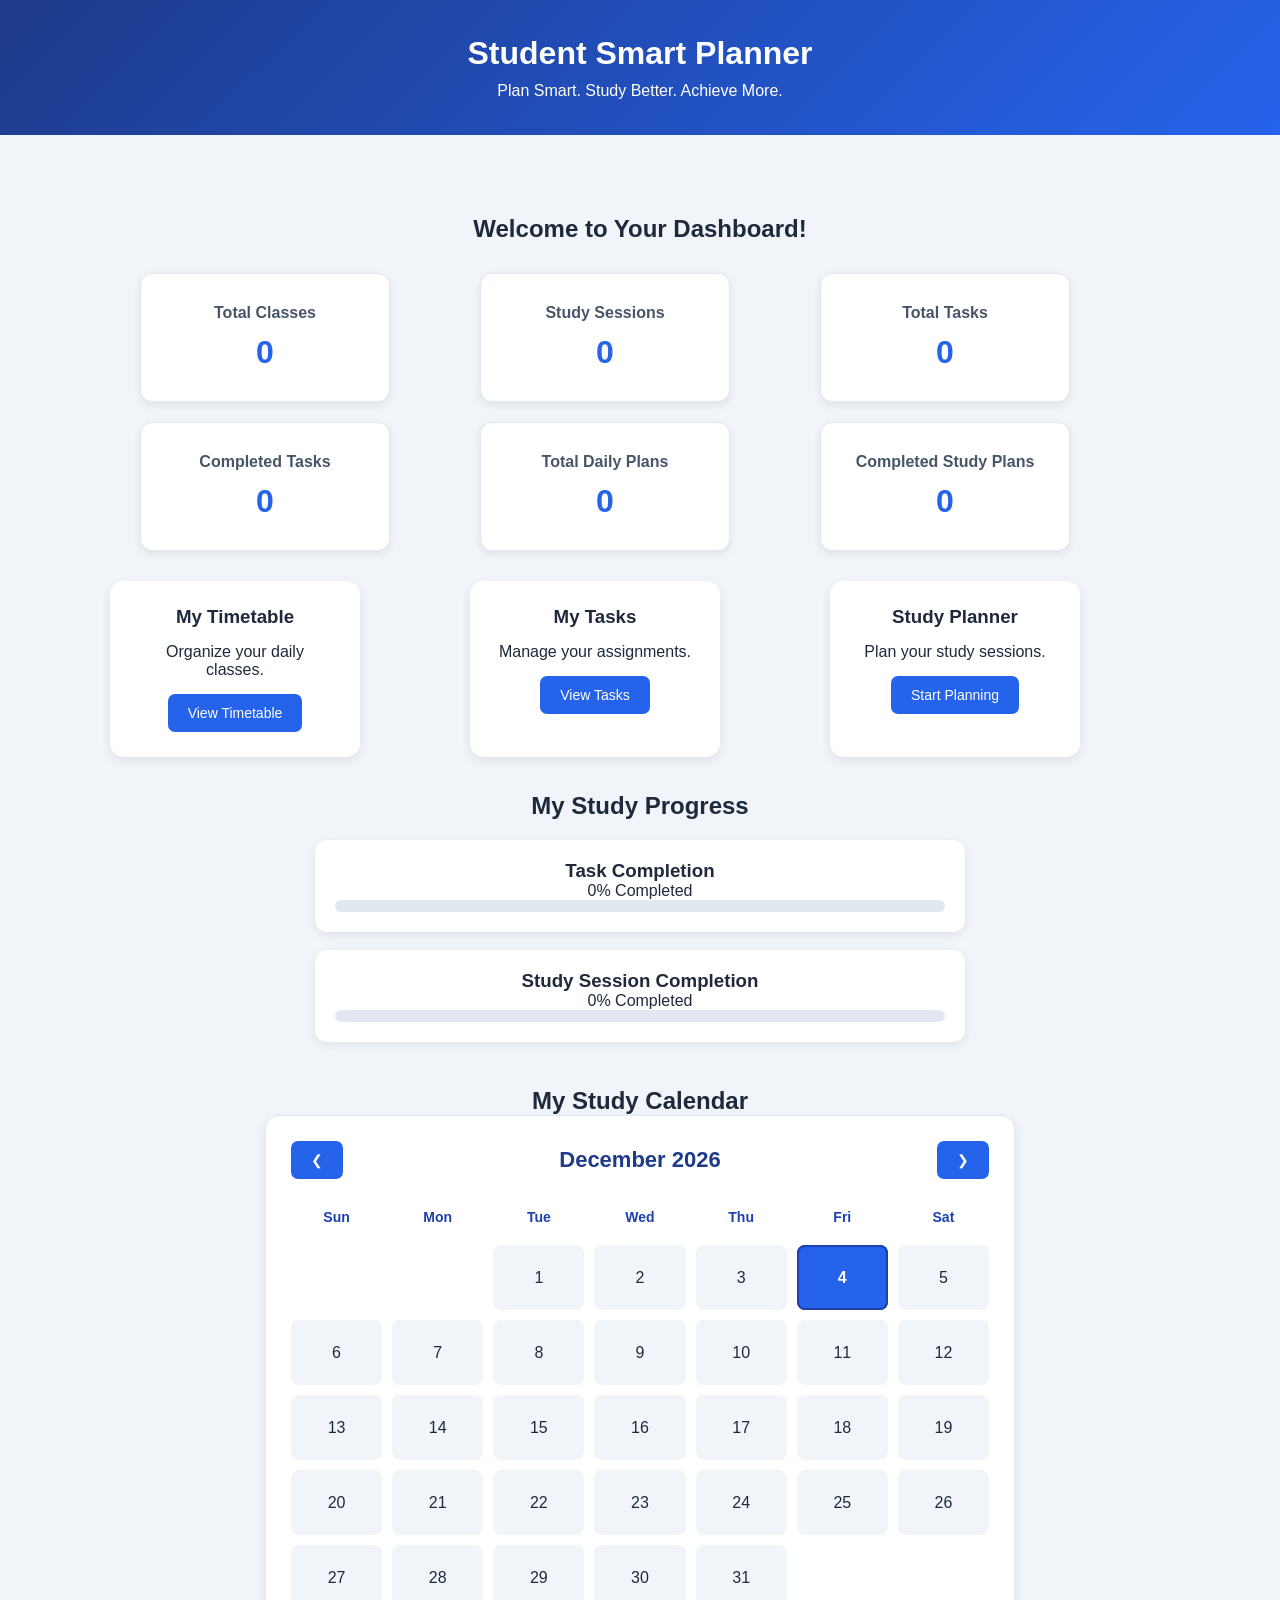
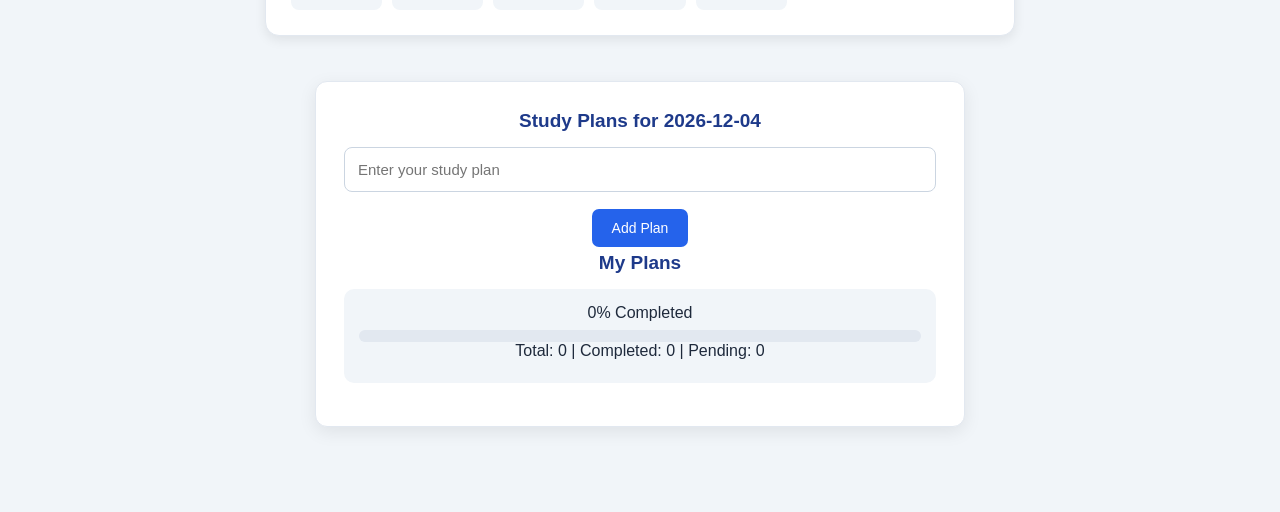
<file: index.html>
<!DOCTYPE html>
<html lang="en">
<head>
    <meta charset="UTF-8">
    <meta name="viewport" content="width=device-width, initial-scale=1.0">
    <title>Student Smart Planner</title>
    <link rel="stylesheet" href="css/style.css">
</head>
<body>

    <header>
        <h1>Student Smart Planner</h1>
        <p>Plan Smart. Study Better. Achieve More.</p>
    </header>

    <main class="dashboard">
        <h2>Welcome to Your Dashboard!</h2>
        <div class="stats">

    <div class="card">
        <h3>Total Classes</h3>
        <h2 id="classCount">0</h2>
    </div>

    <div class="card">
        <h3>Study Sessions</h3>
        <h2 id="studyCount">0</h2>
    </div>

    <div class="card">
        <h3>Total Tasks</h3>
        <h2 id="taskCount">0</h2>
    </div>

    <div class="card">
        <h3>Completed Tasks</h3>
        <h2 id="completedCount">0</h2>
    </div>
    <div class="card">
    <h3>Total Daily Plans</h3>
    <h2 id="totalDailyPlans">0</h2>
</div>

<div class="card">
    <h3>Completed Study Plans</h3>
    <h2 id="completedDailyPlans">0</h2>
</div>

</div>

        <div class="cards">
            <div class="card">
                <h3>My Timetable</h3>
                <p>Organize your daily classes.</p>
                <button onclick="openPage('Timetable')">
                    View Timetable
                </button>
            </div>

            <div class="card">
                <h3>My Tasks</h3>
                <p>Manage your assignments.</p>
                <button onclick="openPage('Tasks')">
                    View Tasks
                </button>
            </div>

            <div class="card">
                <h3>Study Planner</h3>
                <p>Plan your study sessions.</p>
                <button onclick="openPage('Study Planner')">
                    Start Planning
                </button>
            </div>
        </div>
        <section class="analytics">
    <h2>My Study Progress</h2>

    <div class="progress-card">
        <h3>Task Completion</h3>
        <p id="taskProgressText">0% Completed</p>
        <div class="progress-track">
            <div id="taskProgressBar" class="progress-fill"></div>
        </div>
    </div>

    <div class="progress-card">
        <h3>Study Session Completion</h3>
        <p id="studyProgressText">0% Completed</p>
        <div class="progress-track">
            <div id="studyProgressBar" class="progress-fill"></div>
        </div>
    </div>
</section>
<section class="calendar-section">

    <h2>My Study Calendar</h2>

    <div class="calendar-card">

        <div class="calendar-header">
            <button onclick="changeMonth(-1)">❮</button>
            <h3 id="monthYear"></h3>
            <button onclick="changeMonth(1)">❯</button>
        </div>

        <div class="calendar-grid" id="calendarDays"></div>

    </div>

</section>

<div class="daily-planner">

    <h3 id="selectedDate">Select a Date</h3>

    <input
        type="text"
        id="dailyPlan"
        placeholder="Enter your study plan"
    >

    <button onclick="addDailyPlan()">Add Plan</button>

    <h3>My Plans</h3>

<div class="daily-progress">
    <p id="dailyProgressText">0% Completed</p>

    <div class="progress-track">
        <div id="dailyProgressBar" class="progress-fill"></div>
    </div>

    <p id="dailyPlanStats">
        Total: 0 | Completed: 0 | Pending: 0
    </p>
</div>

<ul id="dailyPlanList"></ul>

</div>

</main>

    <script src="js/script.js"></script>
<script src="js/dashboard.js"></script>
<script src="js/calendar.js"></script>

</body>
</html>
</file>
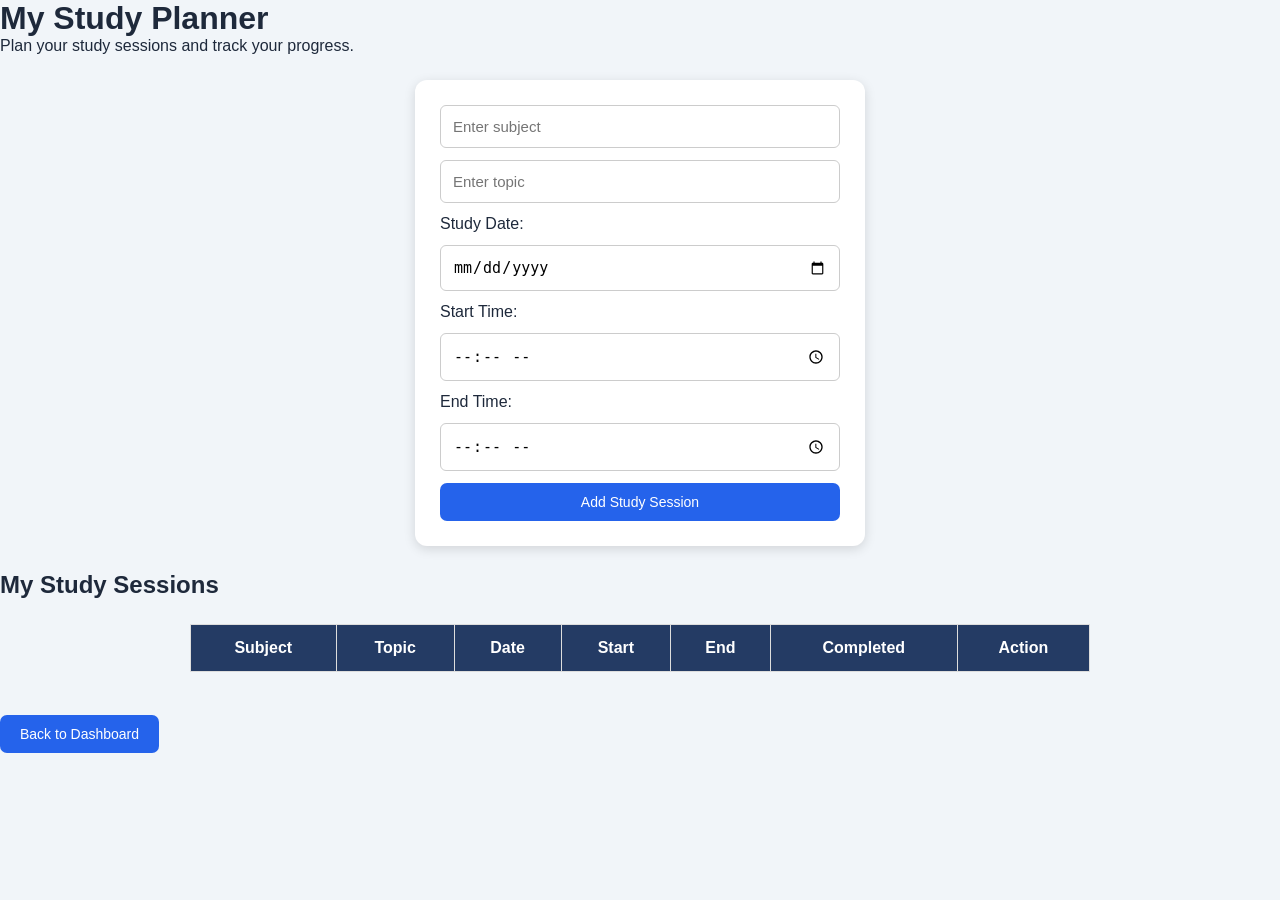
<file: study.html>
<!DOCTYPE html>
<html>
<head>
    <title>Study Planner</title>
    <link rel="stylesheet" href="css/style.css">
</head>
<body>

    <h1>My Study Planner</h1>
    <p>Plan your study sessions and track your progress.</p>

    <div class="timetable-form">
        <input type="text" id="studySubject" placeholder="Enter subject">
        <input type="text" id="studyTopic" placeholder="Enter topic">

        <label>Study Date:</label>
        <input type="date" id="studyDate">

        <label>Start Time:</label>
        <input type="time" id="studyStart">

        <label>End Time:</label>
        <input type="time" id="studyEnd">

        <button onclick="addStudySession()">Add Study Session</button>
    </div>

    <h2>My Study Sessions</h2>

    <table class="timetable">
        <thead>
            <tr>
                <th>Subject</th>
                <th>Topic</th>
                <th>Date</th>
                <th>Start</th>
                <th>End</th>
                <th>Completed</th>
                <th>Action</th>
            </tr>
        </thead>
        <tbody id="studyBody"></tbody>
    </table>

    <br>
    <button onclick="window.location.href='index.html'">
        Back to Dashboard
    </button>

    <script src="js/study.js"></script>
</body>
</html>
</file>
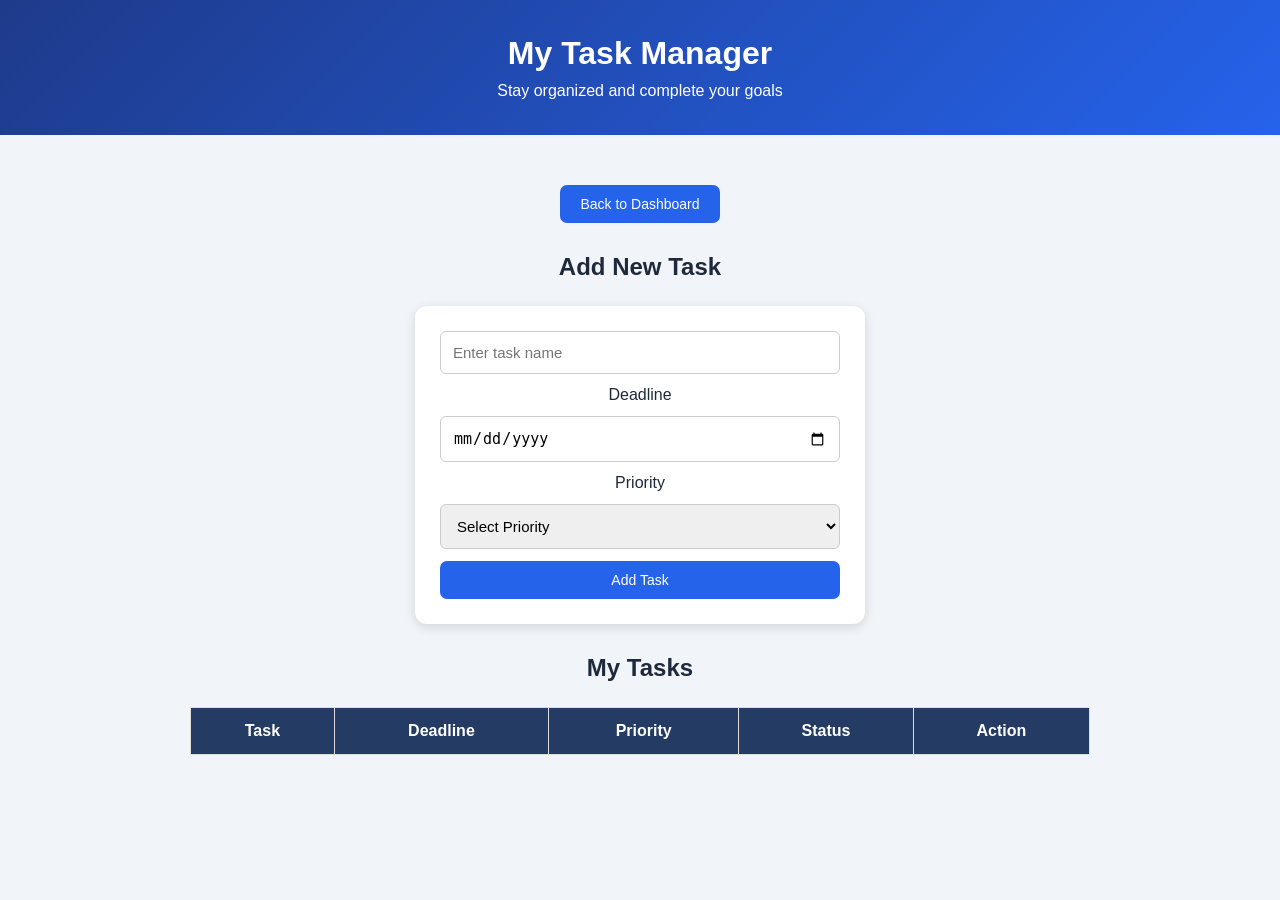
<file: tasks.html>
<!DOCTYPE html>
<html lang="en">
<head>
    <meta charset="UTF-8">
    <meta name="viewport" content="width=device-width, initial-scale=1.0">
    <title>My Tasks - Student Smart Planner</title>
    <link rel="stylesheet" href="css/style.css">
</head>

<body>

<header>
    <h1>My Task Manager</h1>
    <p>Stay organized and complete your goals</p>
</header>

<main class="dashboard">

    <button onclick="location.href='index.html'">
        Back to Dashboard
    </button>

    <h2>Add New Task</h2>

    <div class="timetable-form">

        <input type="text" id="taskName"
        placeholder="Enter task name">

        <label>Deadline</label>
        <input type="date" id="taskDate">

        <label>Priority</label>
        <select id="priority">
            <option value="">Select Priority</option>
            <option>High</option>
            <option>Medium</option>
            <option>Low</option>
        </select>

        <button onclick="addTask()">Add Task</button>

    </div>

    <h2>My Tasks</h2>

    <table class="timetable">

        <thead>
            <tr>
                <th>Task</th>
                <th>Deadline</th>
                <th>Priority</th>
                <th>Status</th>
                <th>Action</th>
            </tr>
        </thead>

        <tbody id="taskBody"></tbody>

    </table>

</main>

<script src="js/tasks.js"></script>

</body>
</html>
</file>
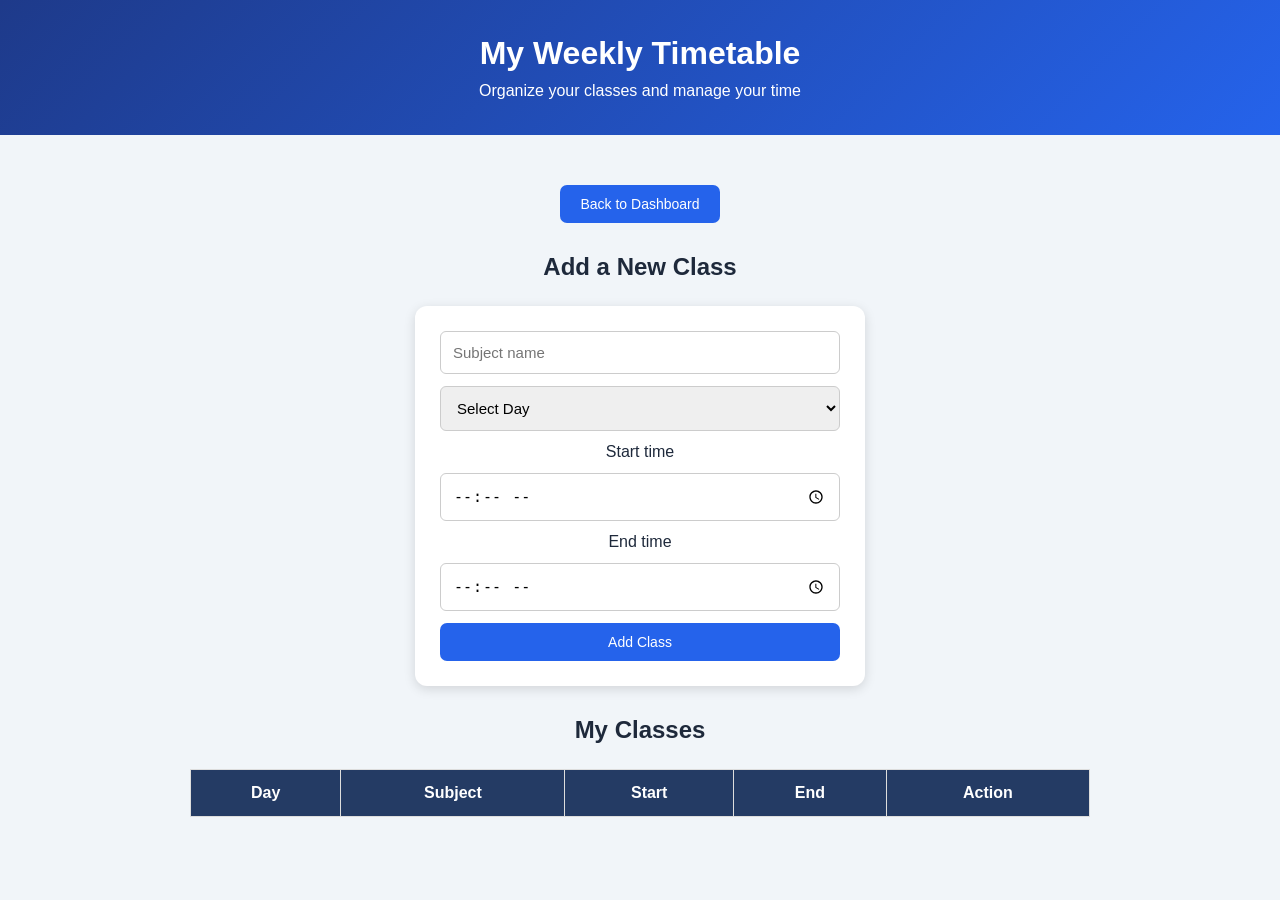
<file: timetable.html>
<!DOCTYPE html>
<html lang="en">
<head>
    <meta charset="UTF-8">
    <meta name="viewport" content="width=device-width, initial-scale=1.0">
    <title>My Timetable - Student Smart Planner</title>
    <link rel="stylesheet" href="css/style.css">
</head>
<body>

    <header>
        <h1>My Weekly Timetable</h1>
        <p>Organize your classes and manage your time</p>
    </header>

    <main class="dashboard">

        <button onclick="location.href='index.html'">
            Back to Dashboard
        </button>

        <h2>Add a New Class</h2>

        <div class="timetable-form">
            <input type="text" id="subject" placeholder="Subject name">

            <select id="day">
                <option value="">Select Day</option>
                <option>Monday</option>
                <option>Tuesday</option>
                <option>Wednesday</option>
                <option>Thursday</option>
                <option>Friday</option>
                <option>Saturday</option>
            </select>

            <label>Start time</label>
            <input type="time" id="startTime">

            <label>End time</label>
            <input type="time" id="endTime">

            <button onclick="addClass()">Add Class</button>
        </div>

        <h2>My Classes</h2>

        <table class="timetable">
            <thead>
                <tr>
                    <th>Day</th>
                    <th>Subject</th>
                    <th>Start</th>
                    <th>End</th>
                    <th>Action</th>
                </tr>
            </thead>

            <tbody id="timetableBody">
            </tbody>
        </table>

    </main>

    <script src="js/timetable.js"></script>

</body>
</html>
</file>
<file: css/style.css>
* {
    margin: 0;
    padding: 0;
    box-sizing: border-box;
}

body {
    font-family: Arial, sans-serif;
    background: #f0f4f8;
    color: #222;
}

header {
    background: #243b64;
    color: white;
    text-align: center;
    padding: 35px;
}

header h1 {
    font-size: 32px;
}

header p {
    margin-top: 10px;
}

.dashboard {
    padding: 40px;
    text-align: center;
}

.cards {
    display: flex;
    justify-content: center;
    gap: 25px;
    flex-wrap: wrap;
    margin-top: 30px;
}

.card {
    background: white;
    padding: 25px;
    width: 250px;
    border-radius: 12px;
    box-shadow: 0 3px 12px #0002;
}

.card p {
    margin: 15px 0;
}

button {
    background: #243b64;
    color: white;
    border: none;
    padding: 12px 20px;
    border-radius: 6px;
    cursor: pointer;
}

button:hover {
    background: #365b94;
}
.timetable-form {
    background: white;
    max-width: 450px;
    margin: 25px auto;
    padding: 25px;
    border-radius: 12px;
    box-shadow: 0 3px 12px #0002;
    display: flex;
    flex-direction: column;
    gap: 12px;
}

.timetable-form input,
.timetable-form select {
    padding: 12px;
    border: 1px solid #ccc;
    border-radius: 6px;
    font-size: 15px;
}

.dashboard h2 {
    margin-top: 30px;
}

.timetable {
    width: 100%;
    max-width: 900px;
    margin: 25px auto;
    border-collapse: collapse;
    background: white;
}

.timetable th,
.timetable td {
    padding: 14px;
    border: 1px solid #ddd;
    text-align: center;
}

.timetable th {
    background: #243b64;
    color: white;
}

.timetable tr:nth-child(even) {
    background: #f0f4f8;
}
/* Dashboard Statistics */

.stats {
    display: grid;
    grid-template-columns: repeat(2, minmax(0, 1fr));
    gap: 12px;
    margin: 15px auto;
    max-width: 650px;
}

.stats .card {
    text-align: center;
    padding: 15px;
    margin: 0;
    border-radius: 12px;
    background: white;
    box-shadow: 0 3px 8px rgba(0, 0, 0, 0.08);
}

.stats .card h2 {
    font-size: 28px;
    color: #2563eb;
    margin: 5px 0;
}

.stats .card h3 {
    margin: 5px 0;
}
/* Professional Homepage Design */

body {
    font-family: 'Segoe UI', Arial, sans-serif;
    background: #f1f5f9;
    color: #1e293b;
    margin: 0;
}

/* Header */

header {
    background: linear-gradient(135deg, #1e3a8a, #2563eb);
    color: white;
    text-align: center;
    padding: 35px 20px;
}

header h1 {
    margin: 0;
    font-size: 32px;
}

header p {
    margin-top: 10px;
    font-size: 16px;
}

/* Dashboard */

.dashboard {
    max-width: 1100px;
    margin: 30px auto;
    padding: 20px;
}

.dashboard > h2 {
    text-align: center;
    margin-bottom: 25px;
}

/* Navigation Cards */

.cards {
    display: grid;
    grid-template-columns: repeat(3, 1fr);
    gap: 20px;
    margin-top: 30px;
}

.cards .card {
    background: white;
    padding: 25px;
    border-radius: 14px;
    text-align: center;
    box-shadow: 0 4px 12px rgba(0,0,0,0.08);
    transition: 0.3s;
}

.cards .card:hover {
    transform: translateY(-5px);
    box-shadow: 0 8px 20px rgba(0,0,0,0.12);
}

/* Buttons */

button {
    background: #2563eb;
    color: white;
    border: none;
    padding: 11px 20px;
    border-radius: 7px;
    cursor: pointer;
    font-size: 14px;
    transition: 0.3s;
}

button:hover {
    background: #1e40af;
}

/* Mobile Responsive */

@media (max-width: 700px) {
    .cards {
        grid-template-columns: 1fr;
    }

    .dashboard {
        padding: 15px;
    }
}
/* Study Analytics */

.analytics {
    max-width: 650px;
    margin: 35px auto;
}

.analytics h2 {
    text-align: center;
    margin-bottom: 20px;
}

.progress-card {
    background: white;
    padding: 20px;
    margin-bottom: 18px;
    border-radius: 12px;
    box-shadow: 0 3px 10px rgba(0,0,0,0.08);
}

.progress-track {
    width: 100%;
    height: 12px;
    background: #e2e8f0;
    border-radius: 10px;
    overflow: hidden;
}

.progress-fill {
    width: 0%;
    height: 100%;
    background: #2563eb;
    border-radius: 10px;
    transition: width 0.5s ease;
}
/* Study Calendar */

.calendar-section {
    max-width: 650px;
    margin: 35px auto;
}

.calendar-section h2 {
    text-align: center;
}

.calendar-card {
    background: white;
    padding: 20px;
    border-radius: 14px;
    box-shadow: 0 4px 12px rgba(0,0,0,0.08);
}

.calendar-header {
    display: flex;
    justify-content: space-between;
    align-items: center;
    margin-bottom: 20px;
}

.calendar-header h3 {
    margin: 0;
}

.calendar-grid {
    display: grid;
    grid-template-columns: repeat(7, 1fr);
    gap: 8px;
    text-align: center;
}

.calendar-day-heading {
    font-weight: bold;
    padding: 10px 0;
    color: #2563eb;
}

.calendar-date {
    padding: 12px 5px;
    border-radius: 8px;
    background: #f1f5f9;
}

.calendar-date:hover {
    background: #dbeafe;
}

.calendar-date.today {
    background: #2563eb;
    color: white;
    font-weight: bold;
}
/* Daily Study Planner */


.daily-planner ul {
    padding-left: 20px;
}

.daily-planner li {
    display: flex;
    justify-content: space-between;
    align-items: center;
    gap: 10px;
    margin: 10px 0;
    padding: 10px;
    background: #f1f5f9;
    border-radius: 8px;
}

.calendar-date.selected {
    outline: 2px solid #2563eb;
}

.calendar-date.has-plan {
    border-bottom: 3px solid #16a34a;
}
/* Center Daily Study Planner */

.daily-planner {
    max-width: 550px;
    margin: 25px auto 0;
    padding: 20px;
    background: #f8fafc;
    border-radius: 12px;
    box-sizing: border-box;
}

.daily-planner h3 {
    text-align: center;
    margin-bottom: 15px;
}

.daily-planner input {
    width: 100%;
    box-sizing: border-box;
    margin-bottom: 12px;
}

.daily-planner button {
    margin: 5px;
}

.daily-planner ul {
    padding: 0;
    list-style: none;
}

.daily-planner li {
    display: flex;
    justify-content: space-between;
    align-items: center;
    gap: 10px;
    padding: 12px;
    margin: 10px 0;
    background: white;
    border-radius: 8px;
}
/* Study plan completion styling */

.daily-planner li span {
    flex: 1;
}

.daily-planner li button {
    padding: 7px 12px;
    border: none;
    border-radius: 6px;
    cursor: pointer;
}

.daily-planner li button:first-of-type {
    background: #16a34a;
    color: white;
}

.daily-planner li button:last-of-type {
    background: #dc2626;
    color: white;
}

.daily-planner li.completed span {
    text-decoration: line-through;
    color: #64748b;
}
/* Enhanced Dashboard Statistics */

.stats {
    grid-template-columns: repeat(3, minmax(0, 1fr));
    gap: 20px;
    max-width: 1000px;
    margin: 30px auto;
}

.stats .card {
    padding: 25px 15px;
    border: 1px solid #e2e8f0;
    transition: transform 0.3s ease, box-shadow 0.3s ease;
}

.stats .card:hover {
    transform: translateY(-5px);
    box-shadow: 0 8px 20px rgba(0, 0, 0, 0.12);
}

.stats .card h3 {
    font-size: 16px;
    color: #475569;
}

.stats .card h2 {
    font-size: 32px;
    color: #2563eb;
    font-weight: bold;
    margin-top: 12px;
}

/* Responsive Statistics Cards */

@media (max-width: 700px) {
    .stats {
        grid-template-columns: repeat(2, minmax(0, 1fr));
        gap: 12px;
    }
}

@media (max-width: 420px) {
    .stats {
        grid-template-columns: 1fr;
    }
}

/* Enhanced Study Calendar */

.calendar-section {
    max-width: 750px;
    margin: 45px auto;
}

.calendar-card {
    padding: 25px;
    border: 1px solid #e2e8f0;
}

.calendar-header h3 {
    font-size: 22px;
    color: #1e3a8a;
}

.calendar-grid {
    gap: 10px;
}

.calendar-day-heading {
    font-size: 14px;
    color: #1e40af;
}

.calendar-date {
    min-height: 65px;
    display: flex;
    flex-direction: column;
    justify-content: center;
    align-items: center;
    gap: 5px;
    cursor: pointer;
    transition: 0.2s;
    border: 1px solid transparent;
}

.calendar-date:hover {
    background: #dbeafe;
    border-color: #2563eb;
}

.calendar-date.today {
    background: #2563eb;
    color: white;
}

.calendar-date.selected {
    outline: 2px solid #1e40af;
    outline-offset: -2px;
}

.calendar-date.has-plan {
    border-bottom: 3px solid #16a34a;
}

.calendar-date small {
    font-size: 10px;
    color: #16a34a;
}

.calendar-date.today small {
    color: white;
}
/* Enhanced Daily Study Planner */

.daily-planner {
    max-width: 650px;
    margin: 35px auto;
    padding: 28px;
    background: white;
    border: 1px solid #e2e8f0;
    box-shadow: 0 5px 18px rgba(0, 0, 0, 0.08);
}

.daily-planner h3 {
    color: #1e3a8a;
    font-size: 19px;
}

.daily-planner input {
    padding: 13px;
    border: 1px solid #cbd5e1;
    border-radius: 8px;
    font-size: 15px;
}

.daily-planner input:focus {
    outline: 2px solid #93c5fd;
    border-color: #2563eb;
}

.daily-planner li {
    border: 1px solid #e2e8f0;
    transition: 0.2s;
}

.daily-planner li:hover {
    background: #eff6ff;
}

.daily-planner li button:hover {
    opacity: 0.85;
}

.daily-progress {
    background: #f1f5f9;
    padding: 15px;
    border-radius: 10px;
    margin: 15px 0;
}

.daily-progress p {
    margin-bottom: 8px;
}
</file>
